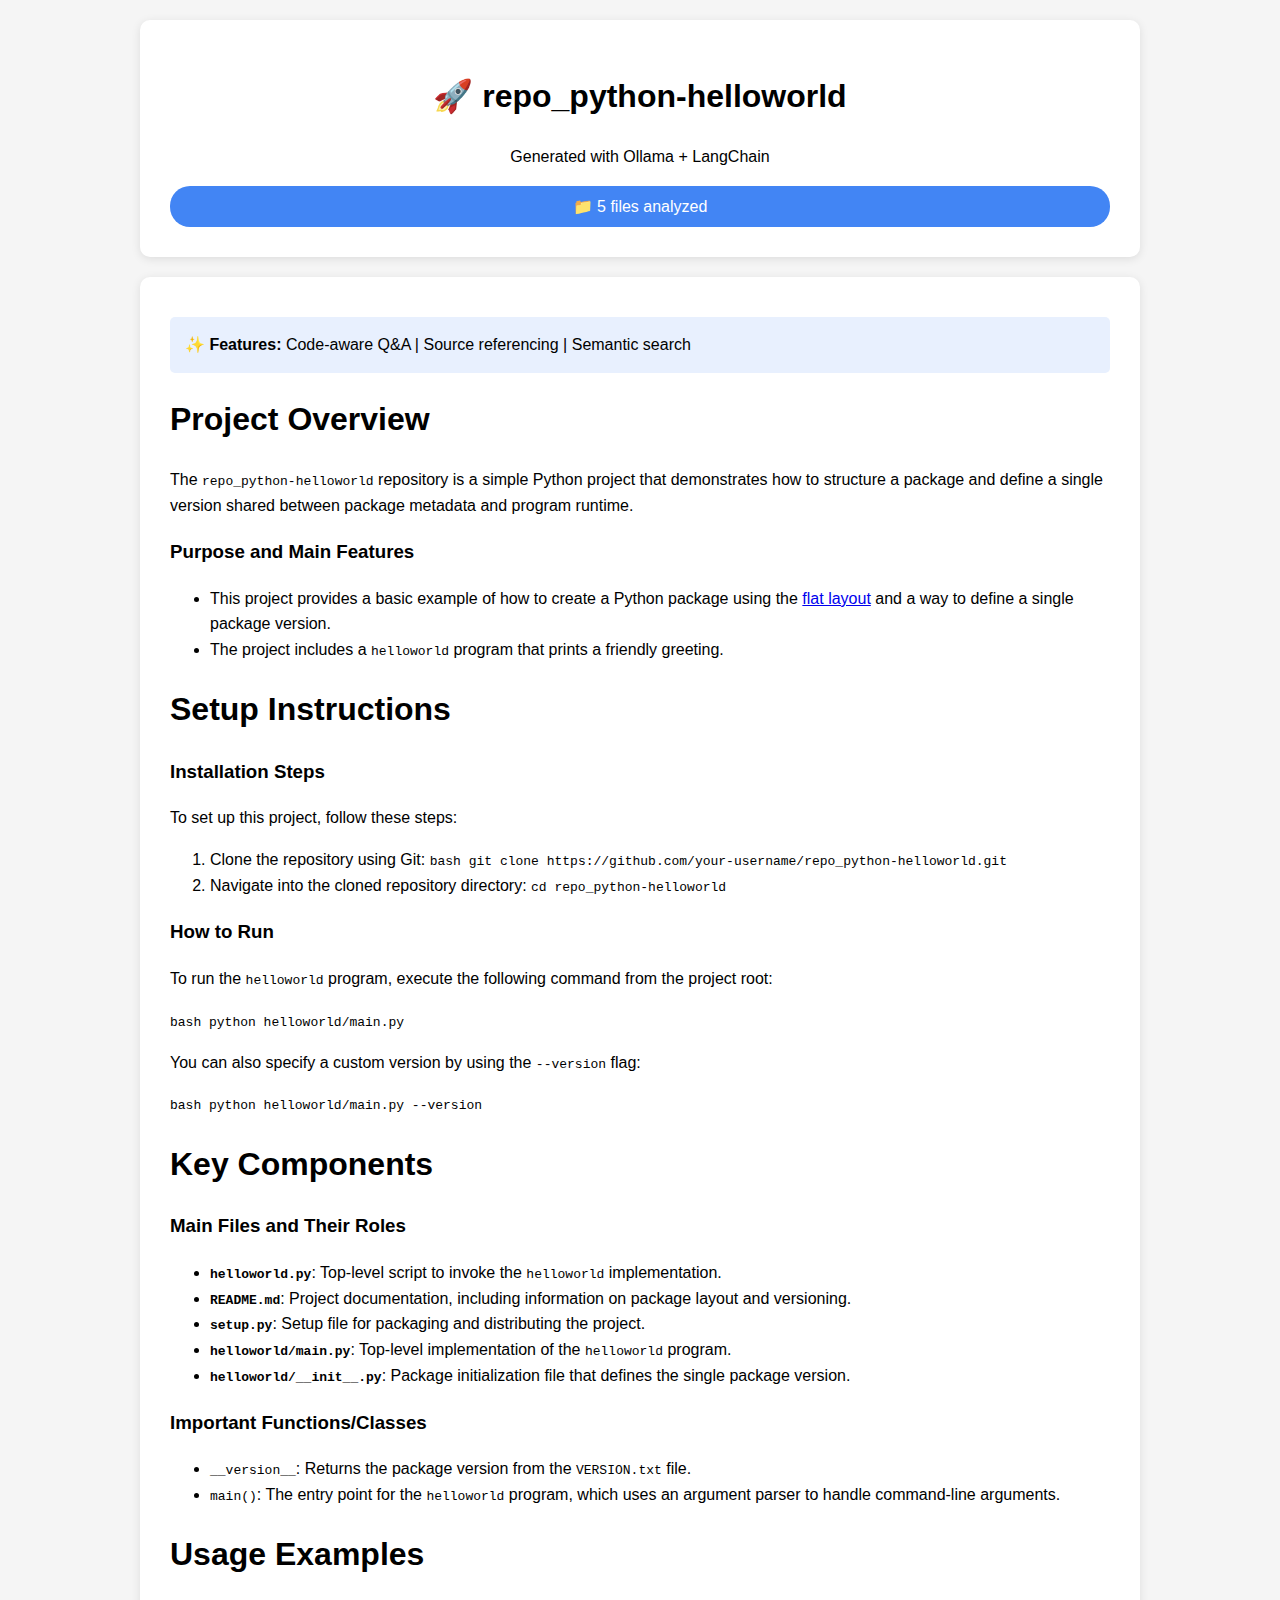
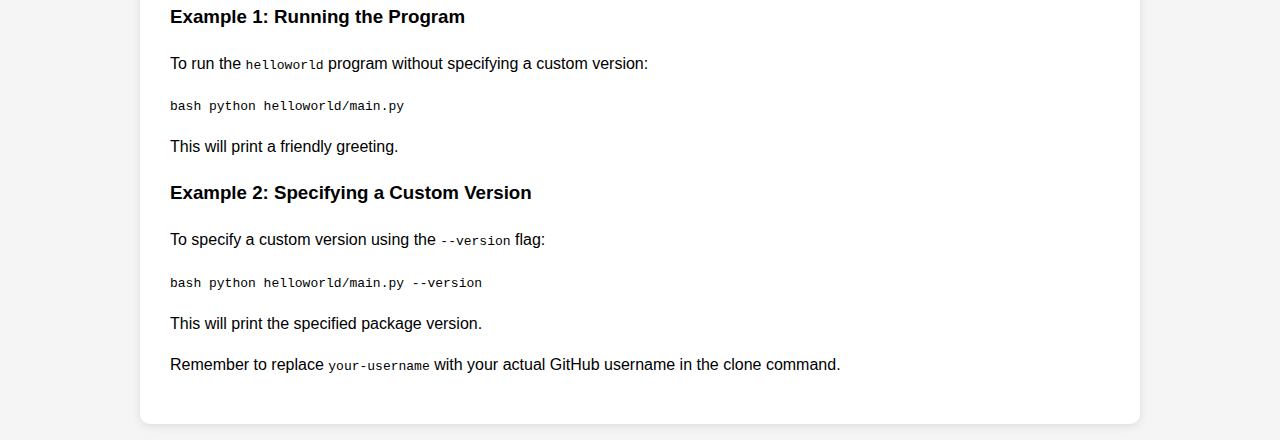
<file: reports/repo_python-helloworld_tutorial.html>
<!DOCTYPE html>
        <html>
        <head>
            <meta charset="utf-8">
            <title>repo_python-helloworld - Tutorial</title>
            <style>
                body {
                    font-family: Arial, sans-serif;
                    max-width: 1000px;
                    margin: 0 auto;
                    padding: 20px;
                    line-height: 1.6;
                    background: #f5f5f5;
                }
                .header {
                    background: white;
                    padding: 30px;
                    border-radius: 10px;
                    box-shadow: 0 2px 10px rgba(0,0,0,0.1);
                    margin-bottom: 20px;
                    text-align: center;
                }
                .content {
                    background: white;
                    padding: 30px;
                    border-radius: 10px;
                    box-shadow: 0 2px 10px rgba(0,0,0,0.1);
                }
                pre {
                    background: #2d2d2d;
                    color: white;
                    padding: 15px;
                    border-radius: 5px;
                    overflow-x: auto;
                }
                .feature {
                    background: #e8f0fe;
                    padding: 15px;
                    border-radius: 5px;
                    margin: 10px 0;
                }
                .file-count {
                    background: #4285f4;
                    color: white;
                    padding: 8px 16px;
                    border-radius: 20px;
                }
            </style>
        </head>
        <body>
            <div class="header">
                <h1>🚀 repo_python-helloworld</h1>
                <p>Generated with Ollama + LangChain</p>
                <div class="file-count">📁 5 files analyzed</div>
            </div>
            
            <div class="content">
                <div class="feature">
                    <strong>✨ Features:</strong> 
                    Code-aware Q&A | Source referencing | Semantic search
                </div>
                <h1><strong>Project Overview</strong></h1>
<p>The <code>repo_python-helloworld</code> repository is a simple Python project that demonstrates how to structure a package and define a single version shared between package metadata and program runtime.</p>
<h3>Purpose and Main Features</h3>
<ul>
<li>This project provides a basic example of how to create a Python package using the <a href="https://packaging.python.org/en/latest/discussions/src-layout-vs-flat-layout/">flat layout</a> and a way to define a single package version.</li>
<li>The project includes a <code>helloworld</code> program that prints a friendly greeting.</li>
</ul>
<h1><strong>Setup Instructions</strong></h1>
<h3>Installation Steps</h3>
<p>To set up this project, follow these steps:</p>
<ol>
<li>Clone the repository using Git:
    <code>bash
git clone https://github.com/your-username/repo_python-helloworld.git</code></li>
<li>Navigate into the cloned repository directory:
    <code>cd repo_python-helloworld</code></li>
</ol>
<h3>How to Run</h3>
<p>To run the <code>helloworld</code> program, execute the following command from the project root:</p>
<p><code>bash
python helloworld/main.py</code></p>
<p>You can also specify a custom version by using the <code>--version</code> flag:</p>
<p><code>bash
python helloworld/main.py --version</code></p>
<h1><strong>Key Components</strong></h1>
<h3>Main Files and Their Roles</h3>
<ul>
<li><strong><code>helloworld.py</code></strong>: Top-level script to invoke the <code>helloworld</code> implementation.</li>
<li><strong><code>README.md</code></strong>: Project documentation, including information on package layout and versioning.</li>
<li><strong><code>setup.py</code></strong>: Setup file for packaging and distributing the project.</li>
<li><strong><code>helloworld/main.py</code></strong>: Top-level implementation of the <code>helloworld</code> program.</li>
<li><strong><code>helloworld/__init__.py</code></strong>: Package initialization file that defines the single package version.</li>
</ul>
<h3>Important Functions/Classes</h3>
<ul>
<li><code>__version__</code>: Returns the package version from the <code>VERSION.txt</code> file.</li>
<li><code>main()</code>: The entry point for the <code>helloworld</code> program, which uses an argument parser to handle command-line arguments.</li>
</ul>
<h1><strong>Usage Examples</strong></h1>
<h3>Example 1: Running the Program</h3>
<p>To run the <code>helloworld</code> program without specifying a custom version:</p>
<p><code>bash
python helloworld/main.py</code></p>
<p>This will print a friendly greeting.</p>
<h3>Example 2: Specifying a Custom Version</h3>
<p>To specify a custom version using the <code>--version</code> flag:</p>
<p><code>bash
python helloworld/main.py --version</code></p>
<p>This will print the specified package version.</p>
<p>Remember to replace <code>your-username</code> with your actual GitHub username in the clone command.</p>
            </div>
        </body>
        </html>
</file>
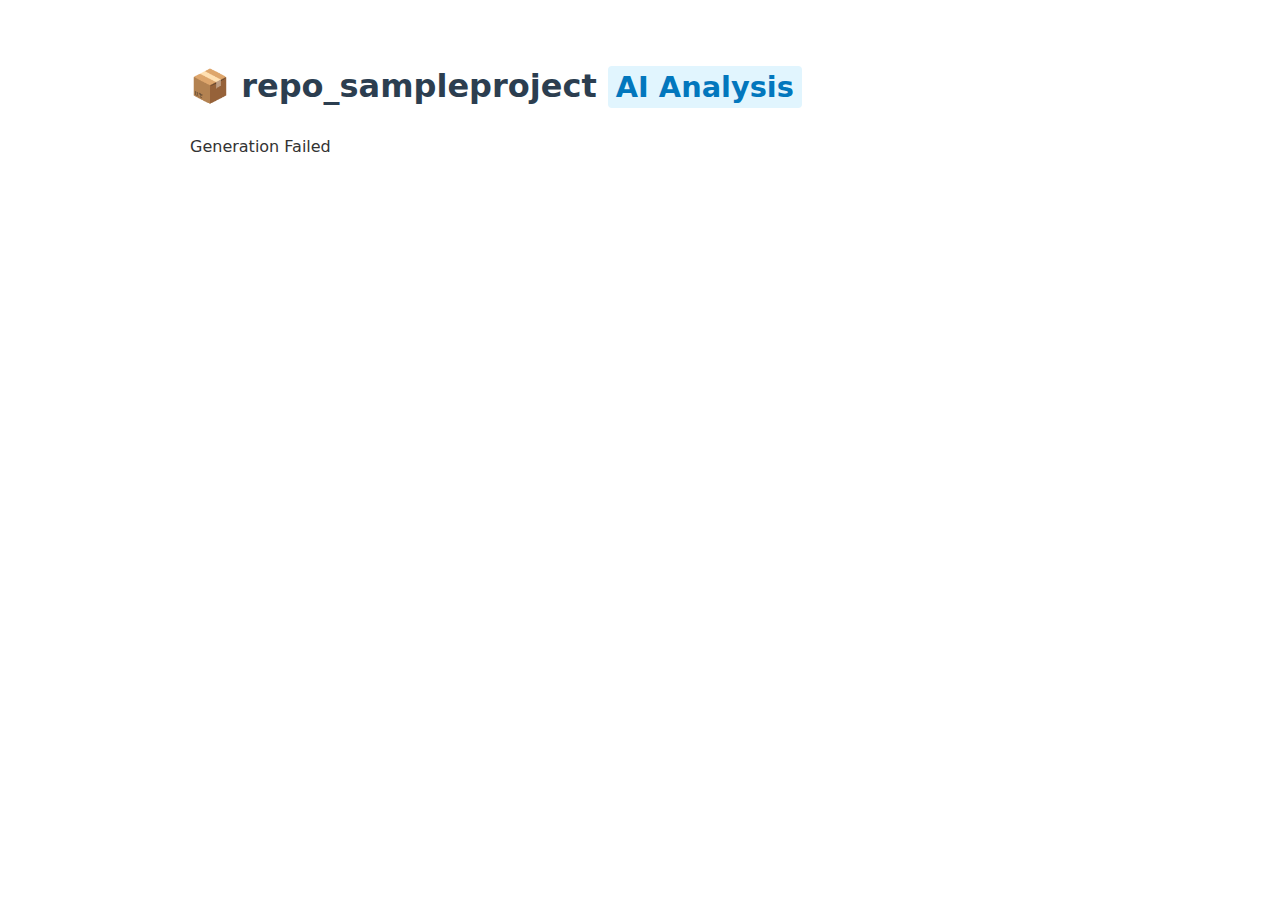
<file: reports/repo_sampleproject_maker.html>
<!DOCTYPE html>
        <html>
        <head>
            <meta charset="utf-8">
            <title>repo_sampleproject - MAKER Analysis</title>
            <style>
                body { font-family: system-ui, -apple-system, sans-serif; max-width: 900px; margin: 0 auto; padding: 40px; line-height: 1.6; color: #333; }
                h1, h2, h3 { color: #2c3e50; }
                pre { background: #f4f6f8; padding: 15px; border-radius: 8px; overflow-x: auto; }
                .tag { background: #e1f5fe; color: #0277bd; padding: 4px 8px; border-radius: 4px; font-size: 0.9em; }
            </style>
        </head>
        <body>
            <h1>📦 repo_sampleproject <span class="tag">AI Analysis</span></h1>
            <p>Generation Failed</p>
        </body>
        </html>
</file>
